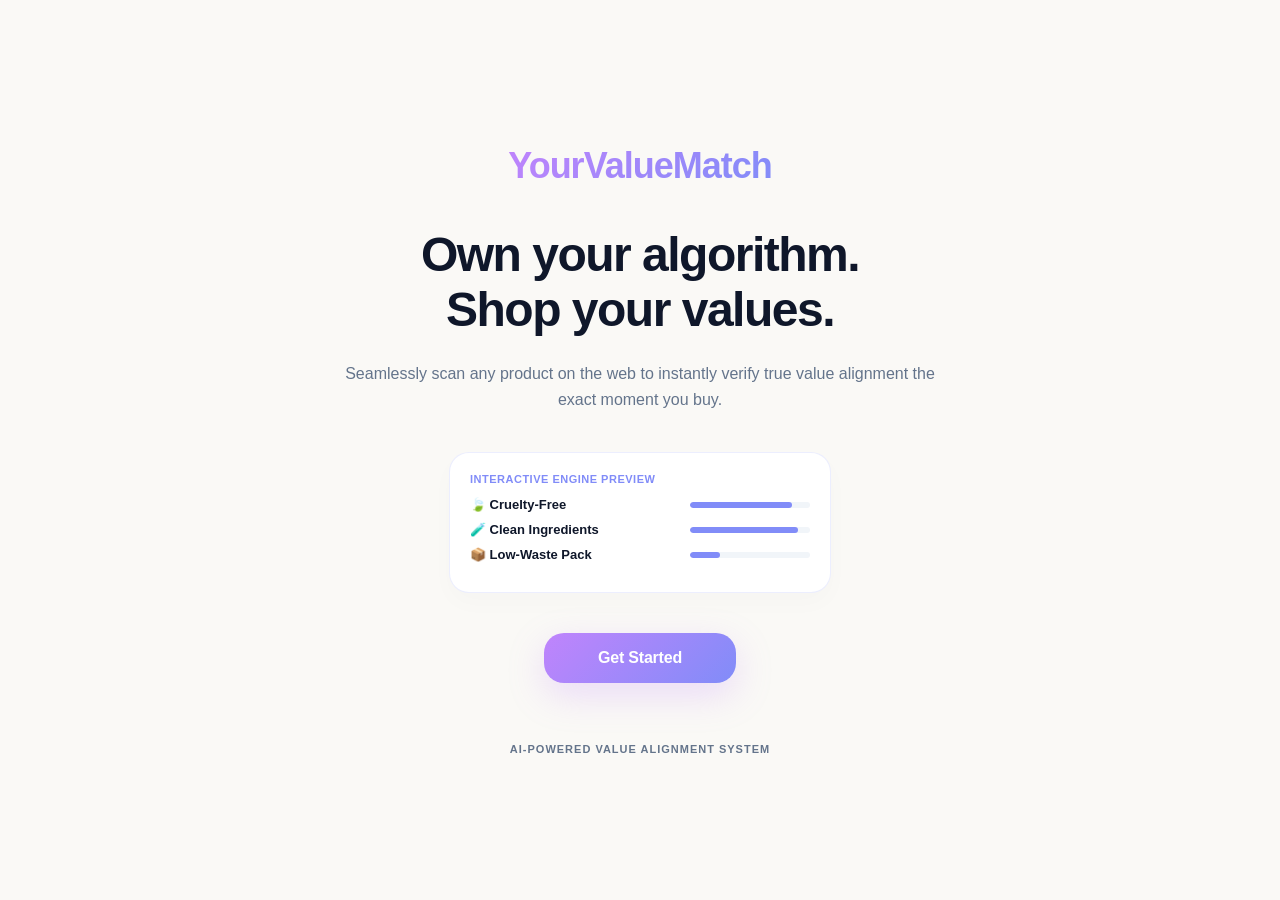
<file: index.html>
<!DOCTYPE html>
<html lang="en">
<head>
    <meta charset="UTF-8">
    <meta name="viewport" content="width=device-width, initial-scale=1.0">
    <title>YourValueMatch | Take Control of Your Shopping Algorithm</title>
    <style>
        :root {
            --bg-canvas: #faf9f6;
            --card-surface: #ffffff;
            --text-primary: #0f172a;
            --text-secondary: #64748b;
            --electric-lilac: linear-gradient(135deg, #c084fc 0%, #818cf8 100%);
            --border-ui: rgba(129, 140, 248, 0.15);
        }

        body {
            margin: 0; padding: 0;
            font-family: -apple-system, BlinkMacSystemFont, "SF Pro Display", "Segoe UI", sans-serif;
            background-color: var(--bg-canvas);
            color: var(--text-primary);
            display: flex; justify-content: center; align-items: center; min-height: 100vh;
        }

        .welcome-container {
            width: 100%; max-width: 800px; padding: 60px 24px; box-sizing: border-box;
            display: flex; flex-direction: column; align-items: center; text-align: center;
        }

        header { margin-bottom: 40px; }
        .logo {
            font-size: 36px; font-weight: 800;
            background: var(--electric-lilac); -webkit-background-clip: text; -webkit-text-fill-color: transparent;
            letter-spacing: -1px; text-decoration: none;
        }

        h1 { font-size: 48px; font-weight: 800; line-height: 1.15; letter-spacing: -1.5px; margin: 0 0 24px 0; }
        .hero-desc { font-size: 16px; color: var(--text-secondary); line-height: 1.6; margin-bottom: 40px; max-width: 600px; }
        
        .preview-wrapper {
            display: flex; justify-content: center; width: 100%;
        }

        .preview-mini-panel {
            background: var(--card-surface); border: 1px solid var(--border-ui); border-radius: 20px;
            padding: 20px; width: 100%; max-width: 340px; box-shadow: 0 10px 25px rgba(0,0,0,0.02);
            margin-bottom: 40px; text-align: left;
        }
        .preview-title { font-size: 11px; font-weight: 800; text-transform: uppercase; color: #818cf8; letter-spacing: 0.5px; margin-bottom: 12px; display: block;}
        .preview-row { display: flex; align-items: center; justify-content: space-between; margin-bottom: 10px; font-size: 13px; font-weight: 600;}
        .preview-bar { width: 120px; height: 6px; background: #f1f5f9; border-radius: 4px; overflow: hidden; }
        .preview-fill { height: 100%; background: #818cf8; border-radius: 4px; }

        /* Updated button style to match uploaded design specs */
        .launch-btn {
            display: inline-block; 
            background: var(--electric-lilac); 
            color: #ffffff; 
            border: none; 
            padding: 16px 54px; 
            border-radius: 20px; 
            font-size: 16px; 
            font-weight: 700; 
            letter-spacing: -0.2px;
            text-decoration: none; 
            box-shadow: 0 12px 36px rgba(192, 132, 252, 0.25); 
            transition: transform 0.1s ease, box-shadow 0.1s ease;
        }
        .launch-btn:active { 
            transform: scale(0.98); 
            box-shadow: 0 6px 20px rgba(192, 132, 252, 0.2);
        }
        footer { font-size: 11px; color: var(--text-secondary); font-weight: 700; margin-top: 60px; text-transform: uppercase; letter-spacing: 1px; }
    </style>
</head>
<body>

<div class="welcome-container">
    <header><div class="logo">YourValueMatch</div></header>
    <main>
        <h1>Own your algorithm.<br>Shop your values.</h1>
        <p class="hero-desc">
            Seamlessly scan any product on the web to instantly verify true value alignment the exact moment you buy.
        </p>

        <div class="preview-wrapper">
            <div class="preview-mini-panel">
                <span class="preview-title">Interactive Engine Preview</span>
                <div class="preview-row"><span>🍃 Cruelty-Free</span><div class="preview-bar"><div class="preview-fill" style="width: 85%;"></div></div></div>
                <div class="preview-row"><span>🧪 Clean Ingredients</span><div class="preview-bar"><div class="preview-fill" style="width: 90%;"></div></div></div>
                <div class="preview-row"><span>📦 Low-Waste Pack</span><div class="preview-bar"><div class="preview-fill" style="width: 25%;"></div></div></div>
            </div>
        </div>

        <a href="signup.html" class="launch-btn">Get Started</a>
    </main>
    <footer>AI-Powered Value Alignment System</footer>
</div>

</body>
</html>
</file>
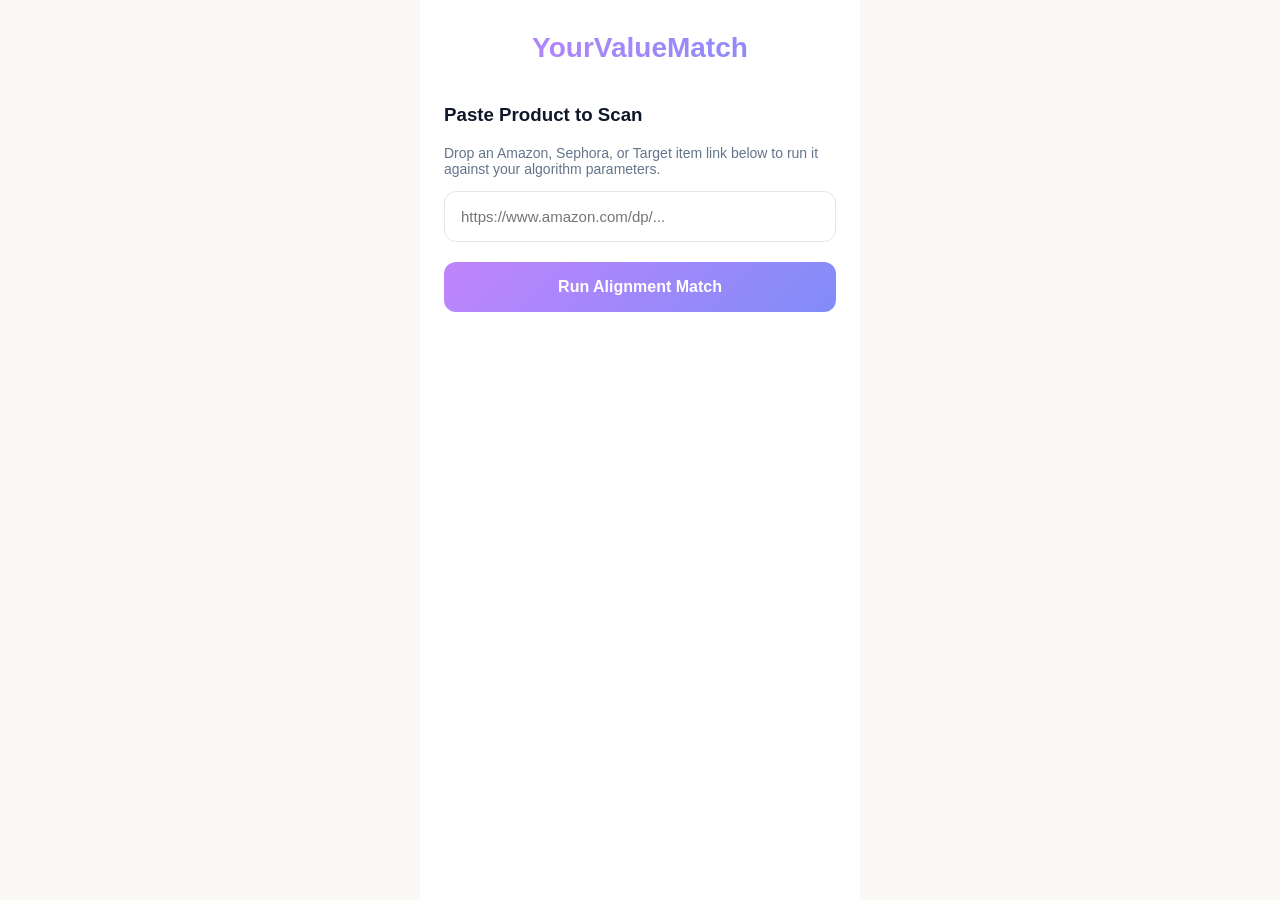
<file: compare.html>
<!DOCTYPE html>
<html lang="en">
<head>
    <meta charset="UTF-8">
    <meta name="viewport" content="width=device-width, initial-scale=1.0">
    <title>ValueMatch | Analyze Product</title>
    <style>
        body { margin: 0; font-family: -apple-system, sans-serif; background: #faf9f6; color: #0f172a; display: flex; justify-content: center; }
        .app-container { width: 100%; max-width: 440px; min-height: 100vh; background: #ffffff; padding: 32px 24px; box-sizing: border-box; }
        header { text-align: center; margin-bottom: 40px; }
        .logo { font-size: 28px; font-weight: 800; background: linear-gradient(135deg, #c084fc 0%, #818cf8 100%); -webkit-background-clip: text; -webkit-text-fill-color: transparent; }
        .input-box { width: 100%; padding: 16px; border: 1px solid #e2e8f0; border-radius: 12px; font-size: 15px; box-sizing: border-box; margin-bottom: 20px; }
        .submit-btn { display: block; width: 100%; background: linear-gradient(135deg, #c084fc 0%, #818cf8 100%); color: white; padding: 16px; border-radius: 12px; font-weight: 700; border: none; font-size: 16px; cursor: pointer; text-align: center; text-decoration: none; }
    </style>
</head>
<body>
<div class="app-container">
    <header><div class="logo">YourValueMatch</div></header>
    <h3 style="margin-top:0;">Paste Product to Scan</h3>
    <p style="font-size: 14px; color: #64748b;">Drop an Amazon, Sephora, or Target item link below to run it against your algorithm parameters.</p>
    
    <input type="url" id="productUrl" class="input-box" placeholder="https://www.amazon.com/dp/..." required>
    <button id="analyzeBtn" class="submit-btn">Run Alignment Match</button>
</div>

<script>
    document.getElementById('analyzeBtn').addEventListener('click', () => {
        const url = document.getElementById('productUrl').value;
        if(!url) return alert("Please paste a valid product link");
        
        // Store the query url temporarily for the extraction phase
        localStorage.setItem('vm_target_url', url);
        window.location.href = 'results.html';
    });
</script>
</body>
</html>
</file>
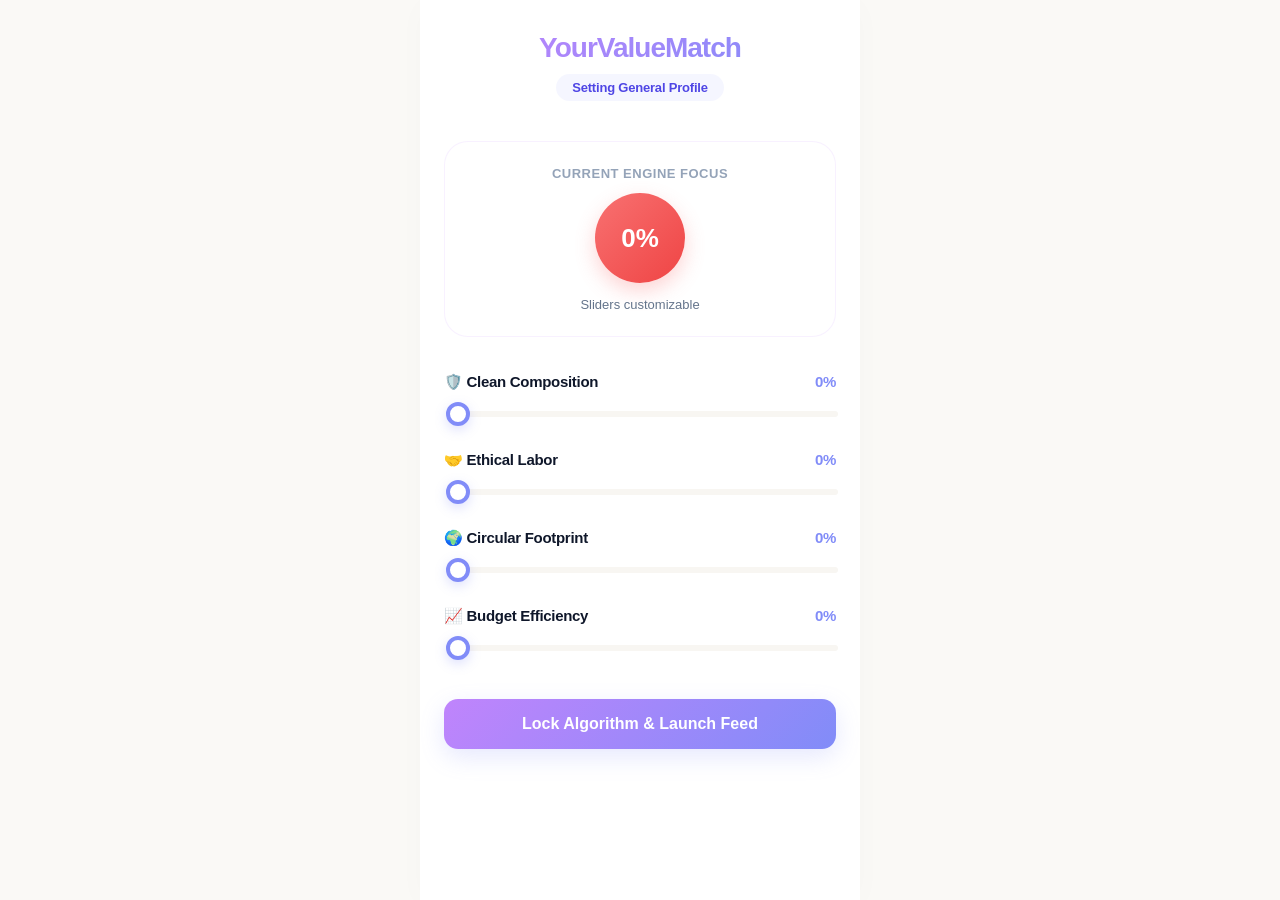
<file: dashboard.html>
<!DOCTYPE html>
<html lang="en">
<head>
    <meta charset="UTF-8">
    <meta name="viewport" content="width=device-width, initial-scale=1.0">
    <title>YourValueMatch | Hack Your Shopping Algorithm</title>
    <style>
        :root {
            --bg-canvas: #faf9f6;
            --card-surface: #ffffff;
            --text-primary: #0f172a;
            --electric-lilac: linear-gradient(135deg, #c084fc 0%, #818cf8 100%);
            
            --match-high: linear-gradient(135deg, #4ade80 0%, #22c55e 100%);
            --match-mid: linear-gradient(135deg, #fb923c 0%, #f97316 100%);
            --match-low: linear-gradient(135deg, #f87171 0%, #ef4444 100%);
        }

        body {
            margin: 0;
            padding: 0;
            font-family: -apple-system, BlinkMacSystemFont, "SF Pro Display", "Segoe UI", sans-serif;
            background-color: var(--bg-canvas);
            color: var(--text-primary);
            display: flex;
            justify-content: center;
        }

        .app-container {
            width: 100%;
            max-width: 440px;
            min-height: 100vh;
            background: var(--card-surface);
            padding: 32px 24px;
            box-sizing: border-box;
            box-shadow: 0 4px 30px rgba(0, 0, 0, 0.02);
        }

        header {
            text-align: center;
            margin-bottom: 40px;
        }

        .logo {
            font-size: 28px;
            font-weight: 800;
            background: var(--electric-lilac);
            -webkit-background-clip: text;
            -webkit-text-fill-color: transparent;
            letter-spacing: -1px;
        }

        .context-badge {
            display: inline-block;
            margin-top: 10px;
            padding: 6px 16px;
            border-radius: 30px;
            background: rgba(129, 140, 248, 0.08);
            color: #4f46e5;
            font-size: 13px;
            font-weight: 600;
            letter-spacing: -0.2px;
        }

        .live-preview-card {
            background: #ffffff;
            border-radius: 24px;
            padding: 24px;
            margin-bottom: 36px;
            text-align: center;
            border: 1px solid rgba(168, 85, 247, 0.08);
        }

        .preview-title {
            font-size: 13px;
            font-weight: 600;
            color: #94a3b8;
            text-transform: uppercase;
            letter-spacing: 0.5px;
            margin-bottom: 12px;
        }

        .score-circle {
            width: 90px;
            height: 90px;
            border-radius: 50%;
            margin: 0 auto 14px auto;
            display: flex;
            align-items: center;
            justify-content: center;
            color: white;
            font-size: 26px;
            font-weight: 800;
            background: var(--match-low);
            box-shadow: 0 8px 20px rgba(248, 113, 113, 0.3);
            transition: all 0.3s cubic-bezier(0.4, 0, 0.2, 1);
        }

        .slider-wrapper {
            margin-bottom: 30px;
        }

        .slider-meta {
            display: flex;
            justify-content: space-between;
            font-weight: 600;
            font-size: 15px;
            margin-bottom: 12px;
            letter-spacing: -0.3px;
        }

        .slider-percentage {
            color: #818cf8;
            font-weight: 700;
        }

        .slider-input {
            width: 100%;
            height: 6px;
            border-radius: 20px;
            background: #f8f6f2;
            outline: none;
            -webkit-appearance: none;
            cursor: pointer;
        }

        .slider-input::-webkit-slider-thumb {
            -webkit-appearance: none;
            width: 24px;
            height: 24px;
            border-radius: 50%;
            background: #ffffff;
            border: 4.5px solid #818cf8;
            box-shadow: 0 4px 12px rgba(129, 140, 248, 0.25);
        }

        .primary-action {
            display: block;
            width: 100%;
            background: var(--electric-lilac);
            color: white;
            text-align: center;
            padding: 16px;
            border-radius: 14px;
            font-weight: 700;
            border: none;
            font-size: 16px;
            cursor: pointer;
            box-shadow: 0 8px 24px rgba(129, 140, 248, 0.2);
            margin-top: 44px;
        }
    </style>
</head>
<body>

<div class="app-container">
    <header>
        <div class="logo">YourValueMatch</div>
        <div id="algoModeBadge" class="context-badge">Setting General Profile</div>
    </header>

    <div class="live-preview-card">
        <div class="preview-title">Current Engine Focus</div>
        <div class="score-circle" id="luminousScore">0%</div>
        <div style="font-size: 13px; color: #64748b; margin-top: 6px;" id="statusText">Sliders customizable</div>
    </div>

    <div class="slider-wrapper">
        <div class="slider-meta"><span>🛡️ Clean Composition</span><span class="slider-percentage" id="val1">0%</span></div>
        <input type="range" min="0" max="100" value="0" class="slider-input" id="track1">
    </div>

    <div class="slider-wrapper">
        <div class="slider-meta"><span>🤝 Ethical Labor</span><span class="slider-percentage" id="val2">0%</span></div>
        <input type="range" min="0" max="100" value="0" class="slider-input" id="track2">
    </div>

    <div class="slider-wrapper">
        <div class="slider-meta"><span>🌍 Circular Footprint</span><span class="slider-percentage" id="val3">0%</span></div>
        <input type="range" min="0" max="100" value="0" class="slider-input" id="track3">
    </div>

    <div class="slider-wrapper">
        <div class="slider-meta"><span>📈 Budget Efficiency</span><span class="slider-percentage" id="val4">0%</span></div>
        <input type="range" min="0" max="100" value="0" class="slider-input" id="track4">
    </div>

    <button class="primary-action" id="lockMatrixBtn">Lock Algorithm & Launch Feed</button>
</div>

<script src="app.js"></script>
</body>
</html>
</file>
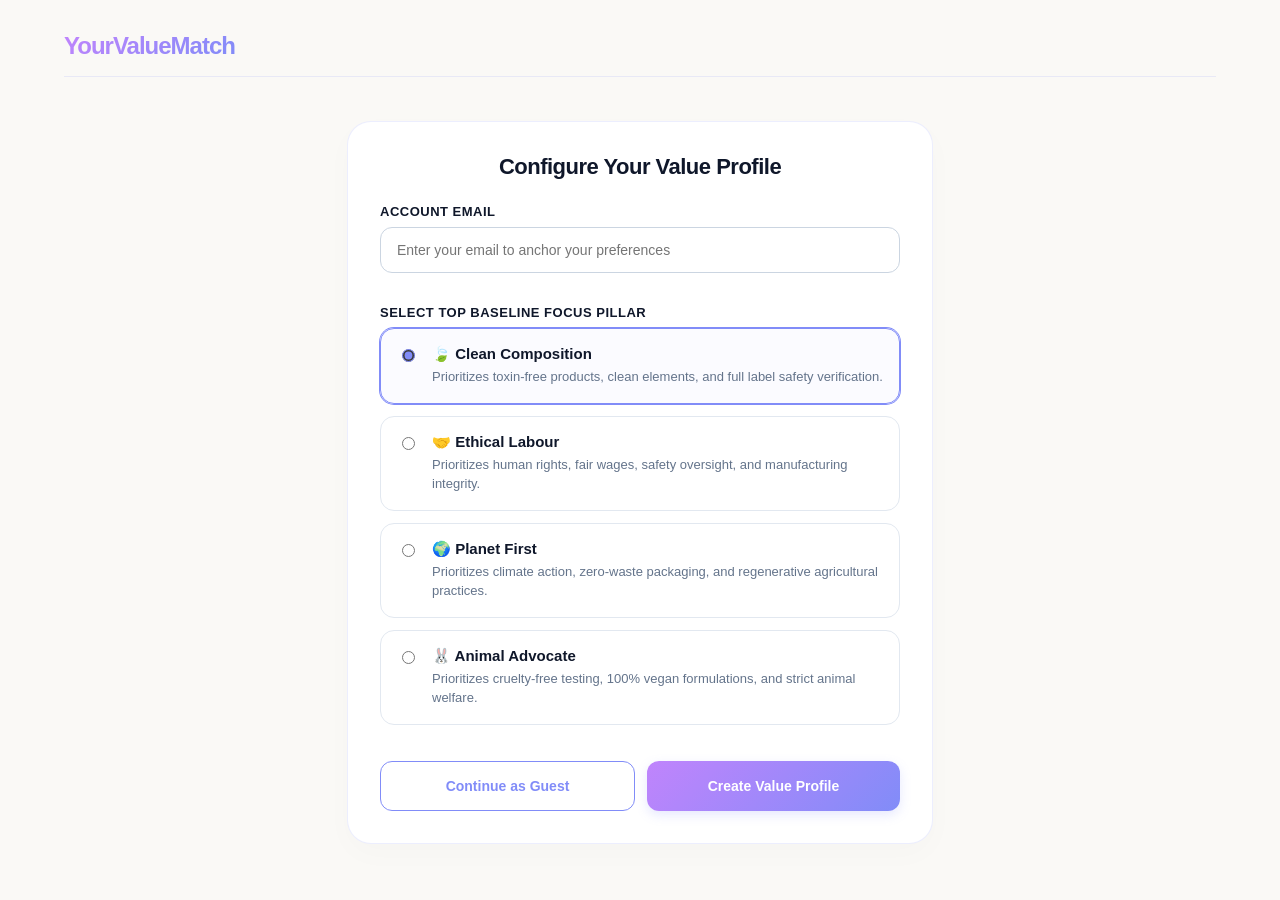
<file: signup.html>
<!DOCTYPE html>
<html lang="en">
<head>
    <meta charset="UTF-8">
    <meta name="viewport" content="width=device-width, initial-scale=1.0">
    <title>YourValueMatch - Configure Profile</title>
    <link rel="icon" type="image/png" href="favicon.png">
    <style>
        :root {
            --bg-canvas: #faf9f6;
            --card-surface: #ffffff;
            --text-primary: #0f172a;
            --text-secondary: #64748b;
            --electric-lilac: #818cf8;
            --electric-lilac-gradient: linear-gradient(135deg, #c084fc 0%, #818cf8 100%);
            --border-ui: rgba(129, 140, 248, 0.15);
        }

        body {
            margin: 0; padding: 0;
            font-family: -apple-system, BlinkMacSystemFont, "SF Pro Display", "Segoe UI", sans-serif;
            background-color: var(--bg-canvas);
            color: var(--text-primary);
            display: flex; flex-direction: column; align-items: center; min-height: 100vh;
        }

        .app-container {
            width: 100%; max-width: 1200px; padding: 32px 24px; box-sizing: border-box;
            display: flex; flex-direction: column; gap: 24px; align-items: center;
        }

        header {
            width: 100%; display: flex; justify-content: space-between; align-items: center;
            padding-bottom: 16px; border-bottom: 1px solid var(--border-ui);
        }

        .logo {
            font-size: 24px; font-weight: 800;
            background: var(--electric-lilac-gradient); -webkit-background-clip: text; -webkit-text-fill-color: transparent;
            letter-spacing: -1px; text-decoration: none;
        }

        .setup-card {
            background: var(--card-surface); border: 1px solid var(--border-ui); border-radius: 24px;
            padding: 32px; width: 100%; max-width: 520px; box-shadow: 0 10px 30px rgba(0,0,0,0.02);
            display: flex; flex-direction: column; gap: 24px; margin-top: 20px;
        }

        .setup-card h2 { font-size: 22px; font-weight: 800; margin: 0; text-align: center; letter-spacing: -0.5px; }
        
        .form-group { display: flex; flex-direction: column; gap: 8px; }
        .form-group label { font-size: 13px; font-weight: 800; color: var(--text-primary); text-transform: uppercase; letter-spacing: 0.5px; }
        
        .input-text { 
            width: 100%; padding: 14px 16px; border: 1px solid #cbd5e1; border-radius: 12px; 
            font-size: 14px; box-sizing: border-box; outline: none; transition: border-color 0.2s; 
        }
        .input-text:focus { border-color: var(--electric-lilac); }

        .pillar-select-list { display: flex; flex-direction: column; gap: 12px; }
        
        .pillar-row {
            border: 1px solid #e2e8f0; border-radius: 14px; padding: 16px; display: flex; gap: 14px; 
            align-items: flex-start; cursor: pointer; transition: all 0.2s; background: #fff;
        }
        .pillar-row:hover { border-color: #cbd5e1; }
        
        /* Active State Styling */
        .pillar-row.active { 
            border-color: var(--electric-lilac); 
            background: rgba(129, 140, 248, 0.03); 
            box-shadow: 0 0 0 1px var(--electric-lilac); 
        }
        
        .pillar-row input[type="radio"] { margin-top: 4px; cursor: pointer; accent-color: var(--electric-lilac); }
        .pillar-meta strong { display: flex; align-items: center; gap: 8px; font-size: 15px; margin-bottom: 4px; color: #0f172a; }
        .pillar-meta p { margin: 0; font-size: 13px; color: var(--text-secondary); line-height: 1.5; }
        
        .signup-actions { display: flex; gap: 12px; margin-top: 12px; width: 100%; }
        
        .action-btn { 
            background: var(--electric-lilac-gradient); color: white; border: none; padding: 16px; 
            border-radius: 12px; font-size: 14px; font-weight: 700; cursor: pointer; 
            box-shadow: 0 4px 12px rgba(129, 140, 248, 0.2); flex: 1; transition: opacity 0.2s;
        }
        .action-btn:hover { opacity: 0.95; }
        
        .guest-btn { 
            background: transparent; color: var(--electric-lilac); border: 1px solid var(--electric-lilac); 
            padding: 16px; border-radius: 12px; font-size: 14px; font-weight: 700; cursor: pointer; 
            flex: 1; transition: background 0.2s;
        }
        .guest-btn:hover { background: rgba(129, 140, 248, 0.05); }

    </style>
</head>
<body>

<div class="app-container">
    <header>
        <a href="index.html" class="logo">YourValueMatch</a>
    </header>

    <main class="setup-card">
        <h2>Configure Your Value Profile</h2>
        
        <div class="form-group">
            <label for="userEmailField">Account Email</label>
            <input type="email" id="userEmailField" class="input-text" placeholder="Enter your email to anchor your preferences" required autocomplete="email">
        </div>

        <div class="form-group" style="margin-top: 8px;">
            <label>Select Top Baseline Focus Pillar</label>
            <div id="templateContainer" class="pillar-select-list">
                </div>
        </div>
        
        <div class="signup-actions">
            <button type="button" id="continueGuestBtn" class="guest-btn">Continue as Guest</button>
            <button type="button" id="submitSetupBtn" class="action-btn">Create Value Profile</button>
        </div>
    </main>
</div>

<script>
    // 8-Point Scoring Key:
    // [Clean, Cruelty, Vegan, Waste, Climate, Labor, Independent, Inclusion]
    
    const valueTemplates = [
        {
            id: "clean-composition",
            icon: "🍃",
            title: "Clean Composition",
            desc: "Prioritizes toxin-free products, clean elements, and full label safety verification.",
            scores: [100, 60, 50, 60, 50, 50, 50, 50]
        },
        {
            id: "ethical-labour",
            icon: "🤝",
            title: "Ethical Labour",
            desc: "Prioritizes human rights, fair wages, safety oversight, and manufacturing integrity.",
            scores: [50, 50, 50, 50, 50, 100, 50, 90]
        },
        {
            id: "planet-first",
            icon: "🌍",
            title: "Planet First",
            desc: "Prioritizes climate action, zero-waste packaging, and regenerative agricultural practices.",
            scores: [60, 50, 50, 100, 100, 60, 50, 50]
        },
        {
            id: "animal-advocate",
            icon: "🐰",
            title: "Animal Advocate",
            desc: "Prioritizes cruelty-free testing, 100% vegan formulations, and strict animal welfare.",
            scores: [60, 100, 100, 50, 60, 50, 50, 50]
        }
    ];

    let activeTemplateId = valueTemplates[0].id;
    const container = document.getElementById('templateContainer');

    // Render the interactive list
    function renderTemplates() {
        container.innerHTML = '';
        valueTemplates.forEach(template => {
            const isActive = template.id === activeTemplateId;
            
            const div = document.createElement('div');
            div.className = `pillar-row ${isActive ? 'active' : ''}`;
            
            div.innerHTML = `
                <input type="radio" name="pillar_selection" ${isActive ? 'checked' : ''} style="pointer-events: none;">
                <div class="pillar-meta">
                    <strong>${template.icon} ${template.title}</strong>
                    <p>${template.desc}</p>
                </div>
            `;
            
            div.onclick = () => {
                activeTemplateId = template.id;
                renderTemplates(); // Re-render to update classes and radio buttons
            };
            
            container.appendChild(div);
        });
    }

    renderTemplates(); // Initial render

    // --- BUTTON ROUTING LOGIC --- //

    // 1. Guest Routing
    document.getElementById('continueGuestBtn').addEventListener('click', () => {
        localStorage.removeItem('savedEmail'); 
        window.location.href = 'app.html';
    });

    // 2. Create Profile Routing
    document.getElementById('submitSetupBtn').addEventListener('click', (e) => {
        e.preventDefault();
        const userEmail = document.getElementById('userEmailField').value.trim();
        
        if (!userEmail || !userEmail.includes('@')) {
            alert("Please enter a valid email address to anchor your profile.");
            return;
        }

        // Find the active template's scores array
        const selectedData = valueTemplates.find(t => t.id === activeTemplateId);

        // Save identity and backend payload scores to local storage
        localStorage.setItem('savedEmail', userEmail);
        localStorage.setItem('userProfileScores', JSON.stringify(selectedData.scores));
        
        console.log("Profile created. 8-Point Data mapped for:", userEmail);
        window.location.href = 'app.html'; 
    });
</script>
</body>
</html>
</file>
